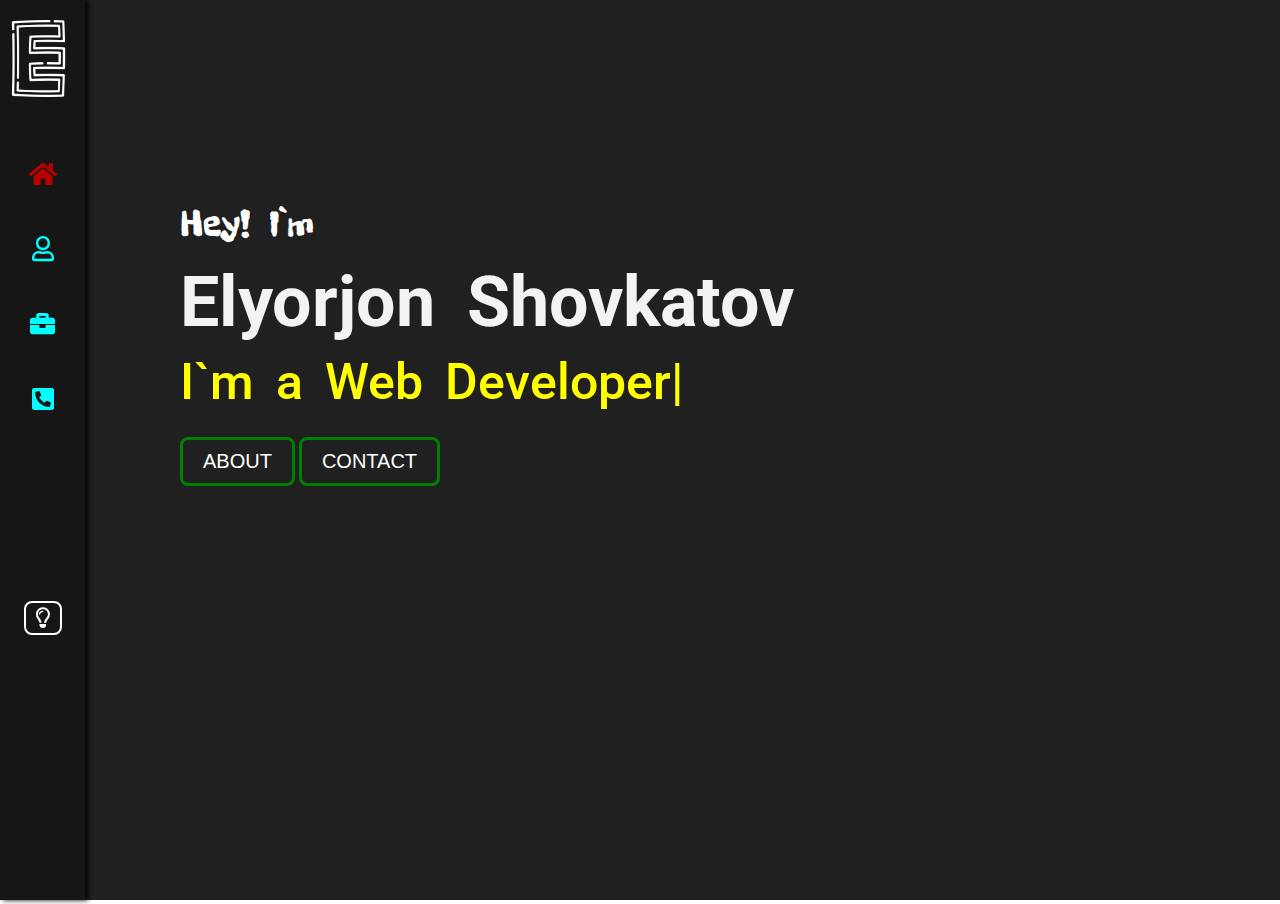
<file: Portfolio/src/index.html>
<!DOCTYPE html>
<html lang="en">
  <head>
    <meta charset="UTF-8" />
    <meta http-equiv="X-UA-Compatible" content="IE=edge" />
    <meta name="viewport" content="width=device-width, initial-scale=1.0" />
    <link rel="shortcut icon" href="./img/e(2).png" />
    <link rel="stylesheet" href="./css/animate.css">
    <link
      rel="stylesheet"
      href="https://cdnjs.cloudflare.com/ajax/libs/font-awesome/5.15.3/css/all.min.css"
    />
    <link rel="stylesheet" id="style" href="./css/style.css" />
    <title>Elyor | Portfolio</title>
  </head>
  <body>


    <div class="navbar">
      <a class="logo" href="./index.html"
        ><img src="./img/e(2).png" alt="logo"
      /></a>
      <ul class="links">
        <li>
          <a class="active" href="./index.html"
            ><i class="fas fa-home"></i> <span>home</span></a
          >
        </li>
        <li>
          <a href="./about.html"
            ><i class="far fa-user"></i> <span>about</span></a
          >
        </li>
        <li>
          <a href="./work.html"
            ><i class="fas fa-briefcase"></i> <span>work</span></a
          >
        </li>
        <li>
          <a href="./contact.html"
            ><i class="fas fa-phone-square-alt"></i> <span>contact</span></a
          >
        </li>
      </ul>
      <button class="bulb"><i class="far fa-lightbulb"></i></button>
    </div>
    <div class="main shadow">
      <button class="navb cn"><i class="fas fa-angle-right"></i></button>
      <div class="word">
        <p class="hi wow">Hey! I`m</p>
        <h1 class="">Elyorjon Shovkatov</h1>
        <p class="writer">I`m a <span id="writer"></span></p>
        <a href="./about.html"><button>about</button></a>
        <a href="./contact.html"><button>contact</button></a>
      </div>
      <canvas id="stars"></canvas>
    </div>


    <!------------------------- loader ---------------------------------->
    <div class="loader">
      <div class="car">
        <svg
          xmlns="http://www.w3.org/2000/svg"
          xmlns:xlink="http://www.w3.org/1999/xlink"
          version="1.1"
          id="Capa_1"
          x="0px"
          y="0px"
          viewbox="0 0 512 512"
          style="enable-background: new 0 0 512 512"
          xml:space="preserve"
        >
          <g>
            <path
              style="fill: #e38100"
              d="M326.62,370.719l77.178-30.896c6.691-2.675,11.087-9.154,11.096-16.366V300.1l-88.274,35.31V370.719   z"
            />
            <path
              style="fill: #e38100"
              d="M185.381,370.719v-35.31L97.106,300.1v23.357c0.009,7.212,4.405,13.691,11.096,16.366   L185.381,370.719z"
            />
          </g>
          <path
            style="fill: #ffbc05"
            d="M190.898,491.902l30.331,12.994c22.21,9.472,47.333,9.472,69.543,0l30.331-12.95  c34.886-14.839,56.328-50.378,53.185-88.16l-12.358-147.824l12.694-151.699c2.966-35.875-16.251-69.94-48.498-85.944l-6.965-3.469  c-39.776-19.8-86.544-19.8-126.321,0l-6.965,3.469c-32.247,16.004-51.464,50.069-48.498,85.944l12.694,151.699l-12.358,147.86  C134.605,441.577,156.038,477.072,190.898,491.902z"
          />
          <path
            style="fill: #e38100"
            d="M138.33,396.23c49.672,65.508,133.921,94.63,213.439,73.771  c-8.518,9.428-18.979,16.905-30.667,21.901l-30.331,12.994c-22.21,9.472-47.333,9.472-69.543,0l-30.331-12.95  c-34.886-14.839-56.328-50.378-53.185-88.16L138.33,396.23z"
          />
          <path
            style="fill: #23aec8"
            d="M324.36,368.795l2.26-1.474c5.455-3.619,8.457-9.957,7.803-16.472l-7.803-77.337H185.381  l-7.768,77.337c-0.662,6.506,2.33,12.844,7.768,16.472l2.225,1.474C229.032,396.319,282.924,396.319,324.36,368.795z"
          />
          <path
            style="fill: #1967a3"
            d="M323.027,369.607c-41.277,26.668-94.436,26.35-135.386-0.812l-2.26-1.474  c-5.455-3.619-8.457-9.957-7.803-16.472l5.941-59.144C217.389,335.674,267.82,363.834,323.027,369.607z"
          />
          <path
            style="fill: #23aec8"
            d="M326.62,150.033H185.381l-6.779-40.677c-1.227-7.362,2.304-14.707,8.827-18.335l17.116-9.507  c31.991-17.778,70.902-17.778,102.893,0l17.116,9.507c6.523,3.628,10.054,10.972,8.827,18.335L326.62,150.033z"
          />
          <path
            style="fill: #1967a3"
            d="M187.437,91.022l8.624-4.793c34.692,30.605,76.19,52.479,121.042,63.805H185.381l-6.779-40.677  C177.365,101.994,180.905,94.65,187.437,91.022z"
          />
          <g>
            <rect
              x="285.98"
              y="423.671"
              transform="matrix(-0.5547 0.8321 -0.8321 -0.5547 853.9575 407.9586)"
              style="fill: #555160"
              width="63.657"
              height="17.656"
            />

            <rect
              x="185.38"
              y="400.698"
              transform="matrix(-0.8321 0.5547 -0.5547 -0.8321 595.7145 684.6945)"
              style="fill: #555160"
              width="17.656"
              height="63.657"
            />
          </g>
          <g></g>
          <g></g>
          <g></g>
          <g></g>
          <g></g>
          <g></g>
          <g></g>
          <g></g>
          <g></g>
          <g></g>
          <g></g>
          <g></g>
          <g></g>
          <g></g>
          <g></g>
        </svg>
      </div>
    </div>

    
    <script src="http://atuin.ru/js/art/stars.js" type="text/javascript"></script>
    <script src="./script/wow.min.js"></script>
    <script src="./script/typed.js"></script>
    <script src="./script/script.js"></script>
  </body>
</html>
</file>
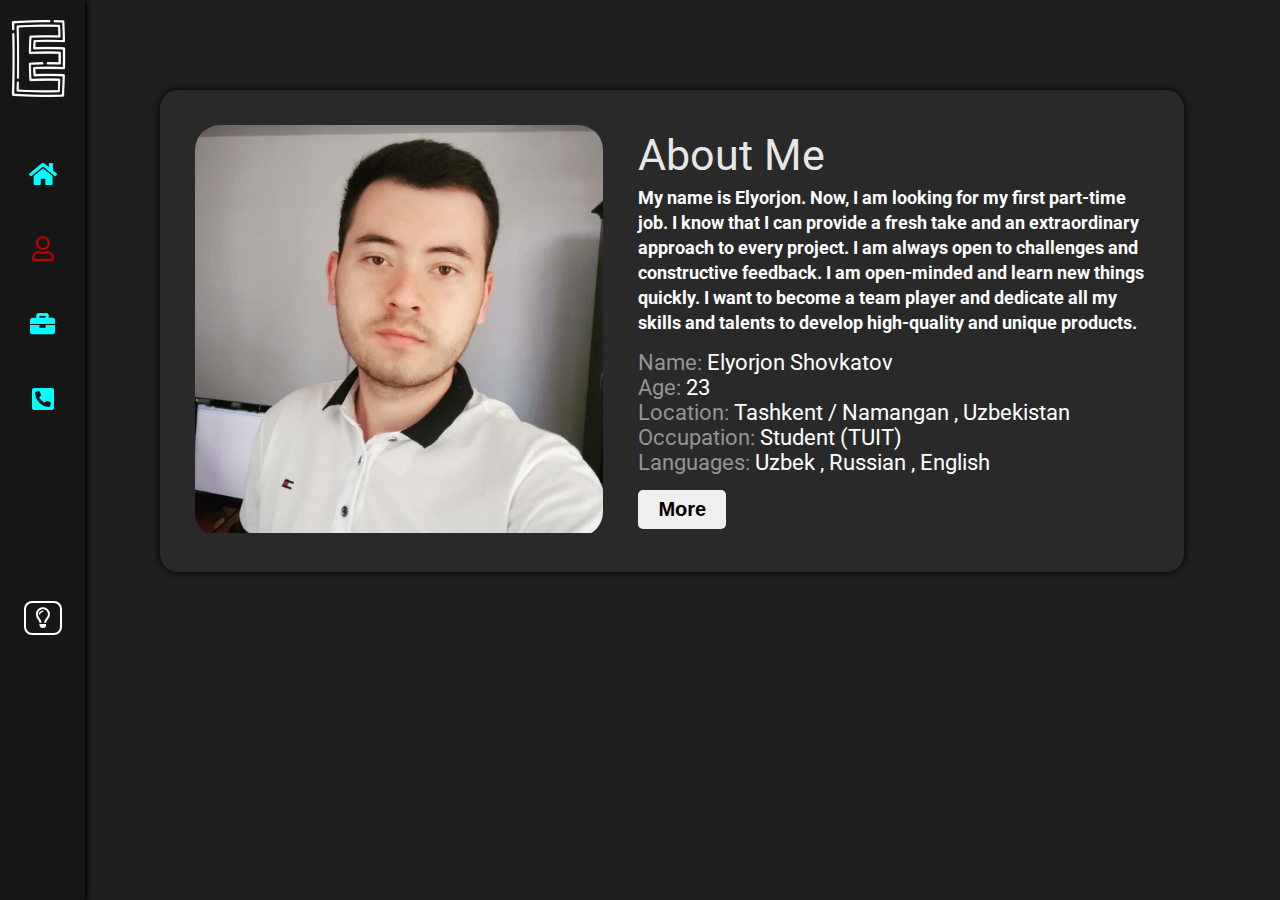
<file: Portfolio/src/about.html>
<!DOCTYPE html>
<html lang="en">
<head>
  <meta charset="UTF-8">
  <meta http-equiv="X-UA-Compatible" content="IE=edge">
  <meta name="viewport" content="width=device-width, initial-scale=1.0">
  <link rel="shortcut icon" href="../img/e(2).png">
  <link rel="stylesheet" href="https://cdnjs.cloudflare.com/ajax/libs/font-awesome/5.15.3/css/all.min.css">
  <link rel="stylesheet" id="style" href="./css/style.css">
  <title>Elyor | Portfolio</title>
</head>
<body>

<div class="navbar">
  <a class="logo" href="./index.html"><img src="./img/e(2).png" alt="logo"></a>
  <ul class="links">
    <li><a href="./index.html"><i class="fas fa-home"></i> <span>home</span></a></li>
    <li><a class="active" href="./about.html"><i class="far fa-user"></i> <span>about</span></a></li>
    <li><a href="./work.html"><i class="fas fa-briefcase"></i> <span>work</span></a></li>
    <li><a href="./contact.html"><i class="fas fa-phone-square-alt"></i> <span>contact</span></a></li>
  </ul>
  <button class="bulb"><i class="far fa-lightbulb"></i></button>
</div>
<div class="main_about shadow">
  <button class="navb cn"><i class="fas fa-angle-right"></i></button>
  <div class="box">
    <div class="cv">
      <div class="pic">
        <img src="./img/self-img.jpg" alt="img">
      </div>
      <div class="word">
        <h2>About Me</h2>
        <p class="ab">My name is Elyorjon. Now, I am looking for my first part-time job. I know that I can provide a fresh take and an extraordinary approach to every project. I am always open to challenges and constructive feedback. I am open-minded and learn new things quickly. I want to become a team player and dedicate all my skills and talents to develop high-quality and unique products. </p>
        <p><span>Name: </span> Elyorjon Shovkatov</p>
        <p><span>Age: </span> 23</p>
        <p><span>Location: </span>Tashkent / Namangan , Uzbekistan</p>
        <p><span>Occupation: </span>Student (TUIT)</p>
        <p><span>Languages: </span>Uzbek , Russian , English</p>
        <button class="more">More</button>
      </div>
    </div>
    <div class="skil">
      <h2>Skills</h2>
      <div class="soft">
        <h3>Soft Skills</h3>
        <div class="wrap">
          <p>Creative  </p>
          <p>Teamwork  </p>
          <p>Persuasion</p>
        </div>
        <div class="wrap">
          <p>Colloboration</p>
          <p>Adaptability</p>
          <p>Problem Solving</p>
        </div>
      </div>
      <div class="hard">
        <h3>Hard Skills</h3>
        <div class="wrap">
          <p>HTML/CSS</p>
          <p>Bootstrap/Less</p>
          <p>Responsive Design</p>
        </div>
        <div class="wrap">
          <p>JavaScript/Jquery</p>
          <p>Dom Manipulation</p>
          <p>Git/Github</p>
        </div>
      </div>
      <button class="back">Back</button>
    </div>
  </div>
  <canvas id="circles"></canvas>
</div>


<div class="loader">
  <div class="car">
    <svg
      xmlns="http://www.w3.org/2000/svg"
      xmlns:xlink="http://www.w3.org/1999/xlink"
      version="1.1"
      id="Capa_1"
      x="0px"
      y="0px"
      viewBox="0 0 512 512"
      style="enable-background: new 0 0 512 512"
      xml:space="preserve"
    >
      <g>
        <path
          style="fill: #e38100"
          d="M326.62,370.719l77.178-30.896c6.691-2.675,11.087-9.154,11.096-16.366V300.1l-88.274,35.31V370.719   z"
        />
        <path
          style="fill: #e38100"
          d="M185.381,370.719v-35.31L97.106,300.1v23.357c0.009,7.212,4.405,13.691,11.096,16.366   L185.381,370.719z"
        />
      </g>
      <path
        style="fill: #ffbc05"
        d="M190.898,491.902l30.331,12.994c22.21,9.472,47.333,9.472,69.543,0l30.331-12.95  c34.886-14.839,56.328-50.378,53.185-88.16l-12.358-147.824l12.694-151.699c2.966-35.875-16.251-69.94-48.498-85.944l-6.965-3.469  c-39.776-19.8-86.544-19.8-126.321,0l-6.965,3.469c-32.247,16.004-51.464,50.069-48.498,85.944l12.694,151.699l-12.358,147.86  C134.605,441.577,156.038,477.072,190.898,491.902z"
      />
      <path
        style="fill: #e38100"
        d="M138.33,396.23c49.672,65.508,133.921,94.63,213.439,73.771  c-8.518,9.428-18.979,16.905-30.667,21.901l-30.331,12.994c-22.21,9.472-47.333,9.472-69.543,0l-30.331-12.95  c-34.886-14.839-56.328-50.378-53.185-88.16L138.33,396.23z"
      />
      <path
        style="fill: #23aec8"
        d="M324.36,368.795l2.26-1.474c5.455-3.619,8.457-9.957,7.803-16.472l-7.803-77.337H185.381  l-7.768,77.337c-0.662,6.506,2.33,12.844,7.768,16.472l2.225,1.474C229.032,396.319,282.924,396.319,324.36,368.795z"
      />
      <path
        style="fill: #1967a3"
        d="M323.027,369.607c-41.277,26.668-94.436,26.35-135.386-0.812l-2.26-1.474  c-5.455-3.619-8.457-9.957-7.803-16.472l5.941-59.144C217.389,335.674,267.82,363.834,323.027,369.607z"
      />
      <path
        style="fill: #23aec8"
        d="M326.62,150.033H185.381l-6.779-40.677c-1.227-7.362,2.304-14.707,8.827-18.335l17.116-9.507  c31.991-17.778,70.902-17.778,102.893,0l17.116,9.507c6.523,3.628,10.054,10.972,8.827,18.335L326.62,150.033z"
      />
      <path
        style="fill: #1967a3"
        d="M187.437,91.022l8.624-4.793c34.692,30.605,76.19,52.479,121.042,63.805H185.381l-6.779-40.677  C177.365,101.994,180.905,94.65,187.437,91.022z"
      />
      <g>
        <rect
          x="285.98"
          y="423.671"
          transform="matrix(-0.5547 0.8321 -0.8321 -0.5547 853.9575 407.9586)"
          style="fill: #555160"
          width="63.657"
          height="17.656"
        />

        <rect
          x="185.38"
          y="400.698"
          transform="matrix(-0.8321 0.5547 -0.5547 -0.8321 595.7145 684.6945)"
          style="fill: #555160"
          width="17.656"
          height="63.657"
        />
      </g>
      <g></g>
      <g></g>
      <g></g>
      <g></g>
      <g></g>
      <g></g>
      <g></g>
      <g></g>
      <g></g>
      <g></g>
      <g></g>
      <g></g>
      <g></g>
      <g></g>
      <g></g>
    </svg>
  </div>
</div>


<script src="http://code.jquery.com/jquery-1.12.4.min.js" type="text/javascript"></script>
<script src="http://atuin.ru/js/art/circles.js" type="text/javascript"></script>
<script src="./script/script.js"></script>
</body>
</html>
</file>
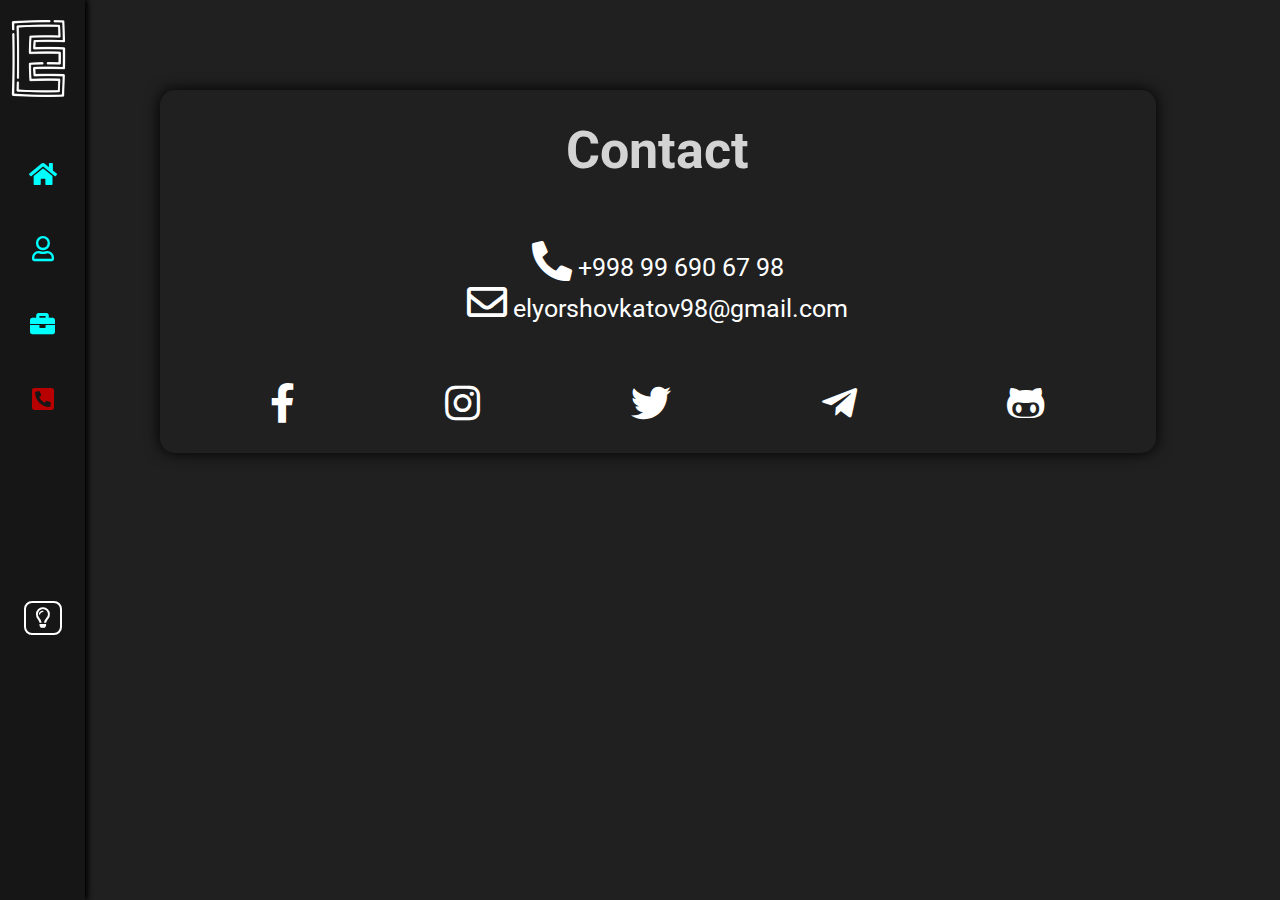
<file: Portfolio/src/contact.html>
<!DOCTYPE html>
<html lang="en">
<head>
  <meta charset="UTF-8">
  <meta http-equiv="X-UA-Compatible" content="IE=edge">
  <meta name="viewport" content="width=device-width, initial-scale=1.0">
  <link rel="shortcut icon" href="../img/e(2).png">
  <link rel="stylesheet" href="https://cdnjs.cloudflare.com/ajax/libs/font-awesome/5.15.3/css/all.min.css">
  <link rel="stylesheet" id="style" href="./css/style.css">
  <title>Elyor | Portfolio</title>
</head>
<body>

<div class="navbar">
  <a class="logo" href="./index.html"><img src="./img/e(2).png" alt="logo"></a>
  <ul class="links">
    <li><a href="./index.html"><i class="fas fa-home"></i> <span>home</span></a></li>
    <li><a href="./about.html"><i class="far fa-user"></i> <span>about</span></a></li>
    <li><a href="./work.html"><i class="fas fa-briefcase"></i> <span>work</span></a></li>
    <li><a class="active" href="./contact.html"><i class="fas fa-phone-square-alt"></i> <span>contact</span></a></li>
  </ul>
  <button class="bulb"><i class="far fa-lightbulb"></i></button>
</div>
<div class="main proj shadow">
  <button class="navb cn"><i class="fas fa-angle-right"></i></button>
  <div class="contact">
    <h2>Contact</h2>
    <p style="margin-top: 60px;"><i class="fas fa-phone-alt"></i> +998 99 690 67 98</p>
    <p style="margin-bottom: 60px;"><i class="far fa-envelope"></i> elyorshovkatov98@gmail.com</p>
    <div class="social">
      <a href="https://www.facebook.com/elyor.shavkatov.7" target="_blank"><i class="fab fa-facebook-f"></i></a>
      <a href="https://www.instagram.com/elyor__22" target="_blank"><i class="fab fa-instagram"></i></a>
      <a href="https://twitter.com/ElyorShovkatov" target="_blank"><i class="fab fa-twitter"></i></a>
      <a href="https://t.me/c0mrad_23" target="_blank"><i class="fab fa-telegram-plane"></i></a>
      <a href="https://github.com/elyor22" target="_blank"><i class="fab fa-github-alt"></i></a>
    </div>
  </div>
</div>


<div class="loader">
  <div class="car">
    <svg
      xmlns="http://www.w3.org/2000/svg"
      xmlns:xlink="http://www.w3.org/1999/xlink"
      version="1.1"
      id="Capa_1"
      x="0px"
      y="0px"
      viewBox="0 0 512 512"
      style="enable-background: new 0 0 512 512"
      xml:space="preserve"
    >
      <g>
        <path
          style="fill: #e38100"
          d="M326.62,370.719l77.178-30.896c6.691-2.675,11.087-9.154,11.096-16.366V300.1l-88.274,35.31V370.719   z"
        />
        <path
          style="fill: #e38100"
          d="M185.381,370.719v-35.31L97.106,300.1v23.357c0.009,7.212,4.405,13.691,11.096,16.366   L185.381,370.719z"
        />
      </g>
      <path
        style="fill: #ffbc05"
        d="M190.898,491.902l30.331,12.994c22.21,9.472,47.333,9.472,69.543,0l30.331-12.95  c34.886-14.839,56.328-50.378,53.185-88.16l-12.358-147.824l12.694-151.699c2.966-35.875-16.251-69.94-48.498-85.944l-6.965-3.469  c-39.776-19.8-86.544-19.8-126.321,0l-6.965,3.469c-32.247,16.004-51.464,50.069-48.498,85.944l12.694,151.699l-12.358,147.86  C134.605,441.577,156.038,477.072,190.898,491.902z"
      />
      <path
        style="fill: #e38100"
        d="M138.33,396.23c49.672,65.508,133.921,94.63,213.439,73.771  c-8.518,9.428-18.979,16.905-30.667,21.901l-30.331,12.994c-22.21,9.472-47.333,9.472-69.543,0l-30.331-12.95  c-34.886-14.839-56.328-50.378-53.185-88.16L138.33,396.23z"
      />
      <path
        style="fill: #23aec8"
        d="M324.36,368.795l2.26-1.474c5.455-3.619,8.457-9.957,7.803-16.472l-7.803-77.337H185.381  l-7.768,77.337c-0.662,6.506,2.33,12.844,7.768,16.472l2.225,1.474C229.032,396.319,282.924,396.319,324.36,368.795z"
      />
      <path
        style="fill: #1967a3"
        d="M323.027,369.607c-41.277,26.668-94.436,26.35-135.386-0.812l-2.26-1.474  c-5.455-3.619-8.457-9.957-7.803-16.472l5.941-59.144C217.389,335.674,267.82,363.834,323.027,369.607z"
      />
      <path
        style="fill: #23aec8"
        d="M326.62,150.033H185.381l-6.779-40.677c-1.227-7.362,2.304-14.707,8.827-18.335l17.116-9.507  c31.991-17.778,70.902-17.778,102.893,0l17.116,9.507c6.523,3.628,10.054,10.972,8.827,18.335L326.62,150.033z"
      />
      <path
        style="fill: #1967a3"
        d="M187.437,91.022l8.624-4.793c34.692,30.605,76.19,52.479,121.042,63.805H185.381l-6.779-40.677  C177.365,101.994,180.905,94.65,187.437,91.022z"
      />
      <g>
        <rect
          x="285.98"
          y="423.671"
          transform="matrix(-0.5547 0.8321 -0.8321 -0.5547 853.9575 407.9586)"
          style="fill: #555160"
          width="63.657"
          height="17.656"
        />

        <rect
          x="185.38"
          y="400.698"
          transform="matrix(-0.8321 0.5547 -0.5547 -0.8321 595.7145 684.6945)"
          style="fill: #555160"
          width="17.656"
          height="63.657"
        />
      </g>
      <g></g>
      <g></g>
      <g></g>
      <g></g>
      <g></g>
      <g></g>
      <g></g>
      <g></g>
      <g></g>
      <g></g>
      <g></g>
      <g></g>
      <g></g>
      <g></g>
      <g></g>
    </svg>
  </div>
</div>

<script src="./script/script.js"></script>
</body>
</html>
</file>
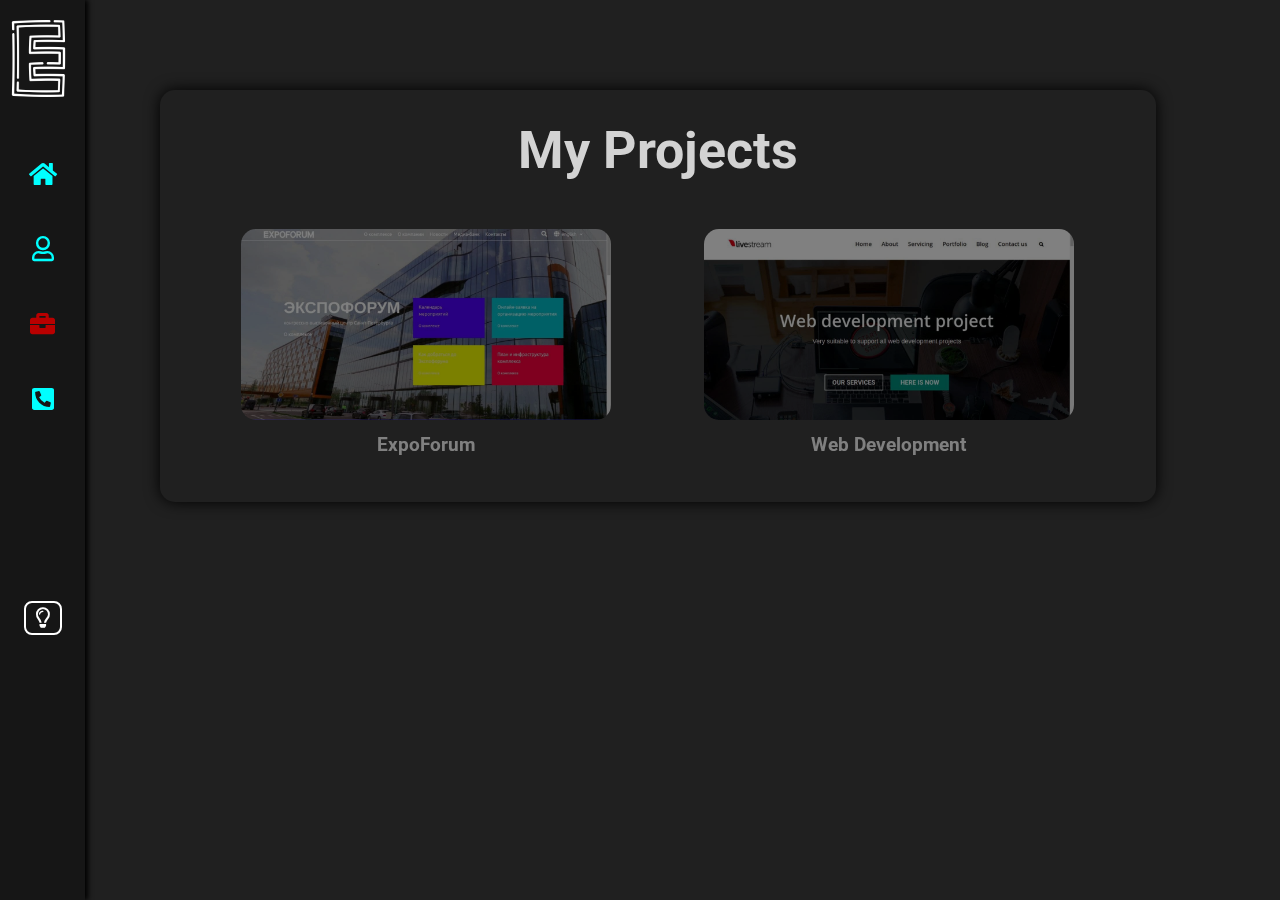
<file: Portfolio/src/work.html>
<!DOCTYPE html>
<html lang="en">
<head>
  <meta charset="UTF-8">
  <meta http-equiv="X-UA-Compatible" content="IE=edge">
  <meta name="viewport" content="width=device-width, initial-scale=1.0">
  <link rel="shortcut icon" href="../img/e(2).png">
  <link rel="stylesheet" href="https://cdnjs.cloudflare.com/ajax/libs/font-awesome/5.15.3/css/all.min.css">
  <link rel="stylesheet" id="style" href="./css/style.css">
  <title>Elyor | Portfolio</title>
</head>
<body>

<div class="navbar">
  <a class="logo" href="./index.html"><img src="./img/e(2).png" alt="logo"></a>
  <ul class="links">
    <li><a href="./index.html"><i class="fas fa-home"></i> <span>home</span></a></li>
    <li><a href="./about.html"><i class="far fa-user"></i> <span>about</span></a></li>
    <li><a class="active"  href="./work.html"><i class="fas fa-briefcase"></i> <span>work</span></a></li>
    <li><a href="./contact.html"><i class="fas fa-phone-square-alt"></i> <span>contact</span></a></li>
  </ul>
  <button class="bulb"><i class="far fa-lightbulb"></i></button>
</div>
<div class="main proj shadow">
  <button class="navb cn"><i class="fas fa-angle-right"></i></button>
  <div class="works">
    <h2>My Projects</h2>
    <div class="box">
      <div class="works_box">
        <a href="./projects/ExpoForum/src/index.html" target="_blank"><img src="./img/photo_2021-07-01_15-33-31.jpg" alt="expo"></a>
        <h3>ExpoForum</h3>
      </div>
      <div class="works_box">
        <a href="./projects/Web Development/src/index.html" target="_blank"><img src="./img/photo_2021-07-01_15-34-17.jpg" alt="web"></a>
        <h3>Web Development</h3>
      </div>
    </div>
  </div>
</div>

<div class="loader">
  <div class="car">
    <svg
      xmlns="http://www.w3.org/2000/svg"
      xmlns:xlink="http://www.w3.org/1999/xlink"
      version="1.1"
      id="Capa_1"
      x="0px"
      y="0px"
      viewBox="0 0 512 512"
      style="enable-background: new 0 0 512 512"
      xml:space="preserve"
    >
      <g>
        <path
          style="fill: #e38100"
          d="M326.62,370.719l77.178-30.896c6.691-2.675,11.087-9.154,11.096-16.366V300.1l-88.274,35.31V370.719   z"
        />
        <path
          style="fill: #e38100"
          d="M185.381,370.719v-35.31L97.106,300.1v23.357c0.009,7.212,4.405,13.691,11.096,16.366   L185.381,370.719z"
        />
      </g>
      <path
        style="fill: #ffbc05"
        d="M190.898,491.902l30.331,12.994c22.21,9.472,47.333,9.472,69.543,0l30.331-12.95  c34.886-14.839,56.328-50.378,53.185-88.16l-12.358-147.824l12.694-151.699c2.966-35.875-16.251-69.94-48.498-85.944l-6.965-3.469  c-39.776-19.8-86.544-19.8-126.321,0l-6.965,3.469c-32.247,16.004-51.464,50.069-48.498,85.944l12.694,151.699l-12.358,147.86  C134.605,441.577,156.038,477.072,190.898,491.902z"
      />
      <path
        style="fill: #e38100"
        d="M138.33,396.23c49.672,65.508,133.921,94.63,213.439,73.771  c-8.518,9.428-18.979,16.905-30.667,21.901l-30.331,12.994c-22.21,9.472-47.333,9.472-69.543,0l-30.331-12.95  c-34.886-14.839-56.328-50.378-53.185-88.16L138.33,396.23z"
      />
      <path
        style="fill: #23aec8"
        d="M324.36,368.795l2.26-1.474c5.455-3.619,8.457-9.957,7.803-16.472l-7.803-77.337H185.381  l-7.768,77.337c-0.662,6.506,2.33,12.844,7.768,16.472l2.225,1.474C229.032,396.319,282.924,396.319,324.36,368.795z"
      />
      <path
        style="fill: #1967a3"
        d="M323.027,369.607c-41.277,26.668-94.436,26.35-135.386-0.812l-2.26-1.474  c-5.455-3.619-8.457-9.957-7.803-16.472l5.941-59.144C217.389,335.674,267.82,363.834,323.027,369.607z"
      />
      <path
        style="fill: #23aec8"
        d="M326.62,150.033H185.381l-6.779-40.677c-1.227-7.362,2.304-14.707,8.827-18.335l17.116-9.507  c31.991-17.778,70.902-17.778,102.893,0l17.116,9.507c6.523,3.628,10.054,10.972,8.827,18.335L326.62,150.033z"
      />
      <path
        style="fill: #1967a3"
        d="M187.437,91.022l8.624-4.793c34.692,30.605,76.19,52.479,121.042,63.805H185.381l-6.779-40.677  C177.365,101.994,180.905,94.65,187.437,91.022z"
      />
      <g>
        <rect
          x="285.98"
          y="423.671"
          transform="matrix(-0.5547 0.8321 -0.8321 -0.5547 853.9575 407.9586)"
          style="fill: #555160"
          width="63.657"
          height="17.656"
        />

        <rect
          x="185.38"
          y="400.698"
          transform="matrix(-0.8321 0.5547 -0.5547 -0.8321 595.7145 684.6945)"
          style="fill: #555160"
          width="17.656"
          height="63.657"
        />
      </g>
      <g></g>
      <g></g>
      <g></g>
      <g></g>
      <g></g>
      <g></g>
      <g></g>
      <g></g>
      <g></g>
      <g></g>
      <g></g>
      <g></g>
      <g></g>
      <g></g>
      <g></g>
    </svg>
  </div>
</div>

<script src="./script/script.js"></script>
</body>
</html>
</file>
<file: Portfolio/src/css/style.css>
@import url('https://fonts.googleapis.com/css2?family=Roboto:wght@400;900&display=swap');
@import url('https://fonts.googleapis.com/css2?family=Freckle+Face&display=swap');

*{
  margin: 0;
  padding: 0;
  list-style: none;
  text-decoration: none;
  box-sizing: border-box;
}

body{
  font-family: 'Roboto',sans-serif;
  overflow: hidden;
}
.active i{
  color: rgb(185, 0, 0) !important;
}

/*============================== navbar =============================  */
.navbar{
  background-color: rgb(22, 22, 22);
  padding: 20px 0;
  position: fixed;
  top: 0;
  left: 0;
  width: 85px;
  height: 100%;
  display: flex;
  flex-direction: column;
  align-items: center;
  box-shadow: 3px 0px 5px black;
  z-index: 98;
}
.navbar .logo img{
  width: 90%;
}
.navbar .links{
  margin-top: 60px;
  display: flex;
  flex-direction: column;
  align-items: center;
}
.navbar .links i{
  display: block;
  font-size: 25px;
  color: aqua;
}
.navbar .links span{
  display: none;
  color: antiquewhite;
  text-transform: uppercase;
  font-weight: 700;
  line-height: 25px;
  font-size: 14px;
  color: aqua;
}
.navbar .links li{
  margin-bottom: 50px;
}
.navbar .bulb{
  margin-top: 140px;
  background: inherit;
  border: 2px solid white;
  padding: 5px 10px;
  border-radius: 8px;
  -webkit-border-radius: 8px;
  -moz-border-radius: 8px;
  -ms-border-radius: 8px;
  -o-border-radius: 8px;
  cursor: pointer;
}
.navbar .bulb i{
  color: white;
  font-size: 20px;
}
.bulb_active{
  opacity: 1;
}

/*============================== main - HOME =============================  */
.main , .main_about{
  background: rgb(32, 32, 32);
  width: 100%;
  height: 100vh;
}
.main .navb , .main_about .navb{
  position: absolute;
  top: 10px;
  right: 10px;
  width: 30px;
  height: 30px;
  border: none;
  background: white;
  display: none;
  border-radius: 8px;
  -webkit-border-radius: 8px;
  -moz-border-radius: 8px;
  -ms-border-radius: 8px;
  -o-border-radius: 8px;
}
.main .navb i ,.main_about .navb i{
  color: red;
  font-size: 30px;
}
.main .word{
  position: absolute;
  top: 200px;
  left: 180px;
}
.main .word p{
  font-size: 38px;
  font-weight: 500;
  color: white;
  font-family: 'Freckle Face', sans-serif;
  word-spacing: 10px;
}
.main .word h1{
  font-size: 70px;
  color: rgb(236, 236, 236);
  line-height: 110px;
  word-spacing: 15px;
  color: rgb(243, 243, 243);
}
.main .word .writer{
  font-family: 'Roboto',serif;
  line-height: 50px;
  font-size: 50px;
  color: yellow;
  margin-bottom: 30px;
}
.main .word button{
  text-transform: uppercase;
  padding: 10px 20px;
  font-size: 20px;
  background: inherit;
  color: white;
  cursor: pointer;
  transition: 800ms;
  border-radius: 8px;
  border: 3px solid green;
  -webkit-border-radius: 8px;
  -moz-border-radius: 8px;
  -ms-border-radius: 8px;
  -o-border-radius: 8px;
  -webkit-transition: 800ms;
  -moz-transition: 800ms;
  -ms-transition: 800ms;
  -o-transition: 800ms;
}
.main .word button:hover{
  background: aqua;
  border: 3px solid aqua;
  color: black;
}
/* ======== about ======== */
.main_about .box{
  position: absolute;
  top: 90px;
  left: 160px;
  background: rgba(126, 125, 125,0.1);
  padding: 35px 35px;
  border-radius: 18px;
  box-shadow: 0px 0px 10px black;
  -webkit-border-radius: 18px;
  -moz-border-radius: 18px;
  -ms-border-radius: 18px;
  -o-border-radius: 18px;
  width: 80%;
}
.main_about .box .cv{
  display: flex ;
  width: 100%;
  opacity: 1;
}
.main_about .box .cv .word{
  width: 100%;
  font-family: 'Roboto',sans-serif;
}
.main_about .box .cv .word h2{
  color: rgb(231, 231, 231);
  font-size: 43px;
  line-height: 60px;
  font-weight: 400;
}
.main_about .box .cv .word p{
  font-size: 22px;
  color: white;
}
.main_about .box .cv .word span{
  color: rgb(148, 148, 148);
}
.main_about .box .cv .word .ab{
  color: white;
  font-size: 18px;
  line-height: 25px;
  font-weight: 700;
  margin-bottom: 15px;
}
.main_about .box .cv .word button{
  margin-top: 15px;
  font-size: 20px;
  font-weight: 700;
  border: none;
  padding: 8px 20px;
  transition: 400ms;
  color: black;
  border-radius: 5px;
  -webkit-border-radius: 5px;
  -moz-border-radius: 5px;
  -ms-border-radius: 5px;
  -o-border-radius: 5px;
  -webkit-transition: 400ms;
  -moz-transition: 400ms;
  -ms-transition: 400ms;
  -o-transition: 400ms;
}
.main_about .box .cv .word button:hover{
  background: aqua;
  cursor: pointer;
}

.main_about .box .cv .pic{
  width: 80%;
  height: auto;
  overflow: hidden;
  border-radius: 25px;
  -webkit-border-radius: 25px;
  -moz-border-radius: 25px;
  -ms-border-radius: 25px;
  -o-border-radius: 25px;
  margin-right: 35px;
}
.main_about .box .cv .pic img{
  width: 100%;
}
.main_about .box .skil{
  padding: 45px;
  position: absolute;
  top: 0;
  left: 0;
  width: 100%;
  display: none;
  flex-direction: column;
}
.main_about .box .skil h2{
  color: rgb(211, 211, 211);
  font-size: 52px;
  text-align: center;
  line-height: 70px;
}
.main_about .box .skil h3{
  text-align: start;
  font-size: 32px;
  margin-top: 20px;
  color: #eee;
}
.main_about .box .skil .wrap{
  display: flex;
  /* justify-content: space-between; */
}
.main_about .box .skil .wrap p{
  text-align: start;
  font-size: 25px;
  margin-left: 100px;
  color: aqua;
}
.main_about .box .skil button{
  margin-top: 40px;
  width: 100px;
  padding: 5px 0;
  font-size: 20px;
  cursor: pointer;
  border: none;
  border-radius: 5px;
  transition: 400ms;
  -webkit-transition: 400ms;
  -moz-transition: 400ms;
  -ms-transition: 400ms;
  -o-transition: 400ms;
  -webkit-border-radius: 5px;
  -moz-border-radius: 5px;
  -ms-border-radius: 5px;
  -o-border-radius: 5px;
}
.main_about .box .skil button:hover{
  background: aqua;
}
/*=========== work ===========*/
.works{
  padding: 30px 35px;
  box-shadow: 0 0 15px black;
  width: 80%;
  margin: auto;
  border-radius: 15px;
  -webkit-border-radius: 15px;
  -moz-border-radius: 15px;
  -ms-border-radius: 15px;
  -o-border-radius: 15px;
}
.proj{
  padding-top: 90px;
  padding-left: 35px;
}
.works h2{
  text-align: center;
  color: rgb(211, 211, 211);
  font-size: 52px;
}
.works .box{
  display: flex;
  justify-content: space-around;
}
.works .works_box{
  filter: brightness(50%);
  transition: 600ms;
  width: 40%;
  padding-top: 3rem;
  padding-bottom: 1rem;
  -webkit-filter: brightness(50%);
  -webkit-transition: 600ms;
  -moz-transition: 600ms;
  -ms-transition: 600ms;
  -o-transition: 600ms;
}
.works .works_box:hover{
  filter: brightness(100%);
  -webkit-filter: brightness(100%);
}
.works h3{
  margin-top: 10px;
  text-align: center;
  color: #fff;
}
.works a img{
  width: 100%;
  height: auto;
  border-radius: 15px;
  -webkit-border-radius: 15px;
  -moz-border-radius: 15px;
  -ms-border-radius: 15px;
  -o-border-radius: 15px;
}
/*=========== contact ===========*/
.contact{
  padding: 30px 35px;
  box-shadow: 0 0 15px black;
  width: 80%;
  margin: auto;
  border-radius: 15px;
  -webkit-border-radius: 15px;
  -moz-border-radius: 15px;
  -ms-border-radius: 15px;
  -o-border-radius: 15px;
}
.contact h2{
  text-align: center;
  color: rgb(211, 211, 211);
  font-size: 52px;
}
.contact p{
  text-align: center;
  font-size: 25px;
  color: #fff;
}
.contact i{
  color: #fff;
  font-size: 40px;
}
.contact i:hover{
  color: aqua;
}
.contact .social{
  display: flex;
  justify-content: space-around;
}

/*======================== bg ==========================*/
#stars {
  width:100%;
  height: 100vh;
  -webkit-transition: all 0.4s ease-in-out;
  -moz-transition: all 0.4s ease-in-out;
  -ms-transition: all 0.4s ease-in-out;
  -o-transition: all 0.4s ease-in-out;
  transition: all 0.4s ease-in-out;
}
  #circles { 
    background:inherit;
    width:100%;
    -webkit-transition: all 0.4s ease-in-out;
    -moz-transition: all 0.4s ease-in-out;
    -ms-transition: all 0.4s ease-in-out;
    -o-transition: all 0.4s ease-in-out;
    transition: all 0.4s ease-in-out;
    }
    #circles:hover { 
    background:inherit;
  }

/*================================ loader ============================== */
.loader {
  position: absolute;
  top: 0;
  right: 0;
  bottom: 0;
  left: 0;
  background: #666;
  background-image: radial-gradient(#888, #555);
  display: flex;
  justify-content: center;
  align-items: center;
  z-index: 999;
}
.loader::before {
  width: 265px;
  height: 265px;
  border: 11px solid rgba(0,0,0,0);
}
.loader::after {
  width: 95px;
  height: 95px;
  border: 8px solid rgba(0,0,0,0);
}
.loader::before {
  width: 265px;
  height: 265px;
  border: 11px solid rgba(0,0,0,0);
}
.loader::before,
  ::after {
    content: '';
    position: absolute;
    border-radius: 50%;
    animation: tracks 10s linear forwards;
    -webkit-animation: tracks 10s linear forwards;
}
.car {
  position: relative;
  z-index: 1;
  transform-origin: bottom bottom;
  animation: drift 3.2s linear infinite;
}

.car::before {
  background: #eee;
  animation: smoke .5s linear infinite;
}  

.car::after {
  background: #eee;
  animation: smoke .5s linear .7s infinite;
}

svg {
  position: relative;
  width: 150px;
  padding: 0 0 150px;
  z-index: 1;
}

@keyframes smoke {
  from {
    left: 65px;
    width: 0px;
    height: 0px;
    opacity: 1;
  }
  to {
    left: -10px;
    width: 40px;
    height: 40px;
    opacity: 0;
  }
}

@keyframes drift {
  from {
    transform: rotate(0deg);
  }
  to {
    transform: rotate(360deg);
  }
}

@keyframes tracks {
  from {
    border-color: rgba(0,0,0,0);
  }
  to {
    border-color: rgba(0,0,0,1);
  }
}

/*======================================== Media  ===================================*/
@media(max-width:575px){
  .navbar{
    height: 100vh;
    overflow: hidden;
    transform: translateX(-100px);
    -webkit-transform: translateX(-100px);
    -moz-transform: translateX(-100px);
    -ms-transform: translateX(-100px);
    -o-transform: translateX(-100px);
  }
  .navbar .bulb{
    margin-top: 210px;
  }
  .navbar .logo{
    width: 60px;
  }
  .main .navb ,.main_about .navb{
    display: block;
  }
  .main .word , .main_about .word{
    top: 100px;
    left: 50px;
  }
  .main .word h1{
    line-height: 80px;
  }
  .main .word p{
    margin-bottom: 30px;
  }
  .main .word .writer{
    margin: 30px 0;
  }
  /*=== about ===*/
  .main_about .box{
    top: 50px;
    left: 20px;
    width: 90%;
    padding: 25px;
  }
  .main_about .box .cv{
    flex-direction: column;
    align-items: center;
  }
  .main_about .box .cv .pic{
    margin-right: 0;
  }
  .main_about .box .cv .word h2{
    text-align: center;
  }
  .main_about canvas{
    display: none;
    width: 100%;
    height: 100%;
  }
  .main_about .box .cv .word h2{
    font-size: 30px;
  }
  .main_about .box .cv .word p{
    font-size: 16px;
  }.main_about .box .cv .word .ab{
    font-size: 16px;
    line-height: 20px;
  }
  .main_about .box .skil{
    padding: 25px;
  }
  .main_about .box .skil .wrap{
    display: block;
  }
  /*=== work ===*/
  .proj{
    padding-top: 55px;
    padding-left: 0;
  }
  /*=== contact ===*/
  .contact p{
    font-size: 20px;
  }
  .contact i{
    font-size: 40px;
    display: block;
    margin-top: 30px;
    margin-bottom: 5px;
  }
  .contact .social{
    flex-wrap: wrap;
  }
  .contact .social i{
    font-size: 50px;
    margin: 35px 25px 0;
  }
}
/************* 576 - 767 *************/
@media(min-width:576px)and (max-width:767px){
  .navbar{
    height: 100vh;
    overflow: hidden;
    transform: translateX(-100px);
    -webkit-transform: translateX(-100px);
    -moz-transform: translateX(-100px);
    -ms-transform: translateX(-100px);
    -o-transform: translateX(-100px);
  }
  .navbar .bulb{
    margin-top: 250px;
  }
  .navbar .logo{
    width: 80px;
  }
  .main .navb ,.main_about .navb{
    display: block;
  }
  .main .word , .main_about .word{
    top: 100px;
    left: 100px;
  }
  .main .word h1{
    line-height: 80px;
  }
  .main .word p{
    margin-bottom: 30px;
  }
  .main .word .writer{
    margin: 30px 0;
  }
  /*=== about ===*/
  .main_about .box{
    top: 50px;
    left: 100px;
    width: 75%;
    padding: 25px;
  }
  .main_about .box .cv{
    flex-direction: column;
    align-items: center;
  }
  .main_about .box .cv .pic{
    margin-right: 0;
    width: 60%;
  }
  .main_about .box .cv .word h2{
    text-align: center;
  }
  .main_about canvas{
    display: none;
    width: 100%;
    height: 100%;
  }
  .main_about .box .cv .word h2{
    font-size: 30px;
  }
  .main_about .box .cv .word p{
    font-size: 16px;
  }.main_about .box .cv .word .ab{
    font-size: 16px;
    line-height: 20px;
  }
  .main_about .box .skil{
    padding: 25px;
  }
  .main_about .box .skil .wrap{
    display: block;
  }
  /*=== work ===*/
  .proj{
    padding: 55px 35px 0;
  }
  /*=== contact ===*/
  .contact p{
    font-size: 20px;
  }
  .contact i{
    font-size: 40px;
    display: block;
    margin-top: 30px;
    margin-bottom: 5px;
  }
  .contact .social{
    flex-wrap: wrap;
  }
  .contact .social i{
    font-size: 50px;
    margin: 35px 25px 0;
  }
}
/*************  768 - 991 *************/
@media(min-width:768px)and (max-width:991px){
  .navbar .bulb{
    margin-top: 250px;
  }
  .navbar .logo{
    width: 80px;
  }
  .main .navb ,.main_about .navb{
    display: none;
  }
  .main .word , .main_about .word{
    top: 100px;
    left: 150px;
  }
  .main .word h1{
    line-height: 80px;
  }
  .main .word p{
    margin-bottom: 30px;
  }
  .main .word .writer{
    margin: 30px 0;
  }
  /*=== about ===*/
  .main_about .box{
    top: 30px;
    left: 160px;
    width: 75%;
    padding: 25px;
  }
  .main_about .box .cv{
    flex-direction: column;
    align-items: center;
  }
  .main_about .box .cv .pic{
    margin-right: 0;
    width: 50%;
    height: 300px;
  }
  .main_about .box .cv .word h2{
    text-align: center;
  }
  .main_about canvas{
    display: none;
    width: 100%;
    height: 100%;
  }
  .main_about .box .cv .word h2{
    font-size: 48px;
    line-height: 65px;
  }
  .main_about .box .cv .word p{
    font-size: 20px;
  }.main_about .box .cv .word .ab{
    font-size: 18px;
    line-height: 24px;
  }
  .main_about .box .skil{
    padding: 25px;
  }
  .main_about .box .skil .wrap{
    display: flex;
    flex-wrap: wrap;
  }
  .main_about .box .skil .wrap p{
    margin: 20px 25px;
  }
  /*=== work ===*/
  .proj{
    padding: 55px 15px 0;
    transform: translateX(30px);
    -webkit-transform: translateX(30px);
    -moz-transform: translateX(30px);
    -ms-transform: translateX(30px);
    -o-transform: translateX(30px);
}
  /*=== contact ===*/
  .contact p{
    font-size: 20px;
  }
  .contact i{
    font-size: 40px;
    display: block;
    margin-top: 30px;
    margin-bottom: 5px;
  }
  .contact .social{
    flex-wrap: wrap;
  }
  .contact .social i{
    font-size: 50px;
    margin: 35px 25px 0;
  }
}
</file>
